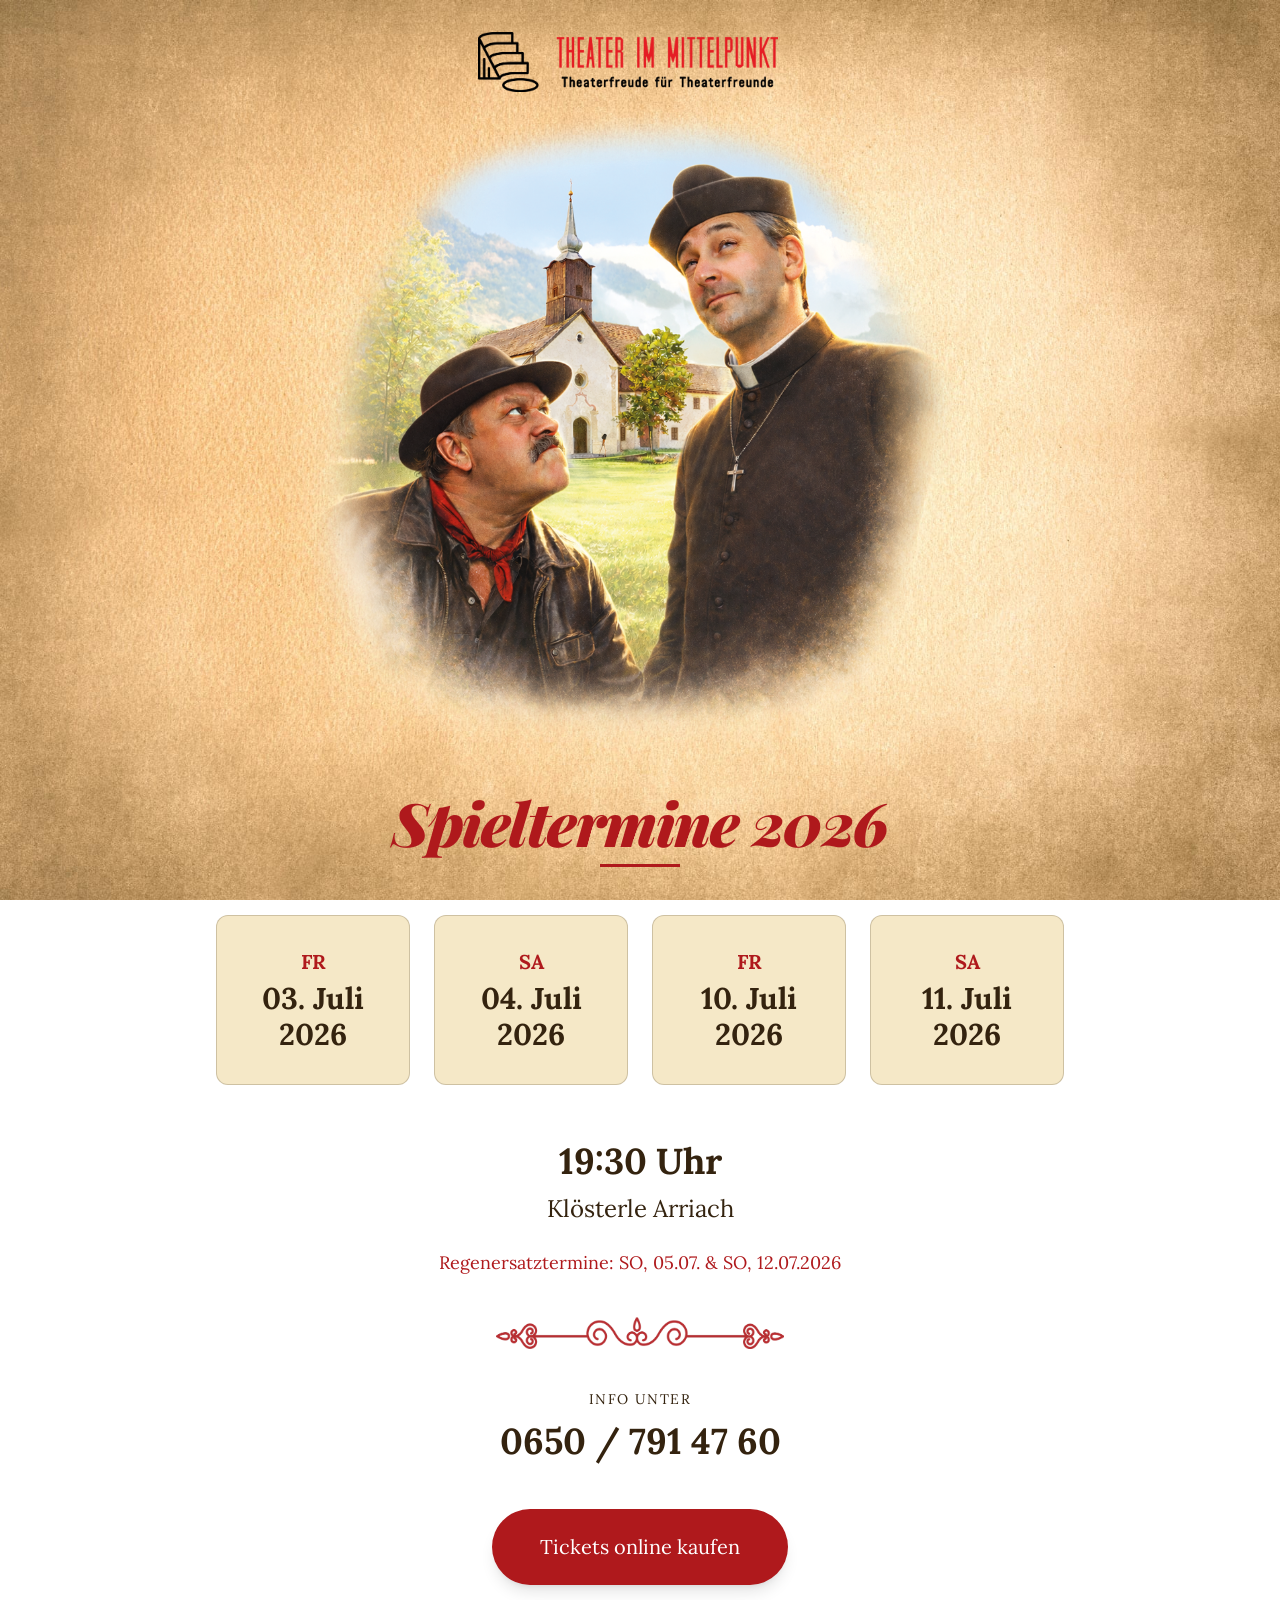
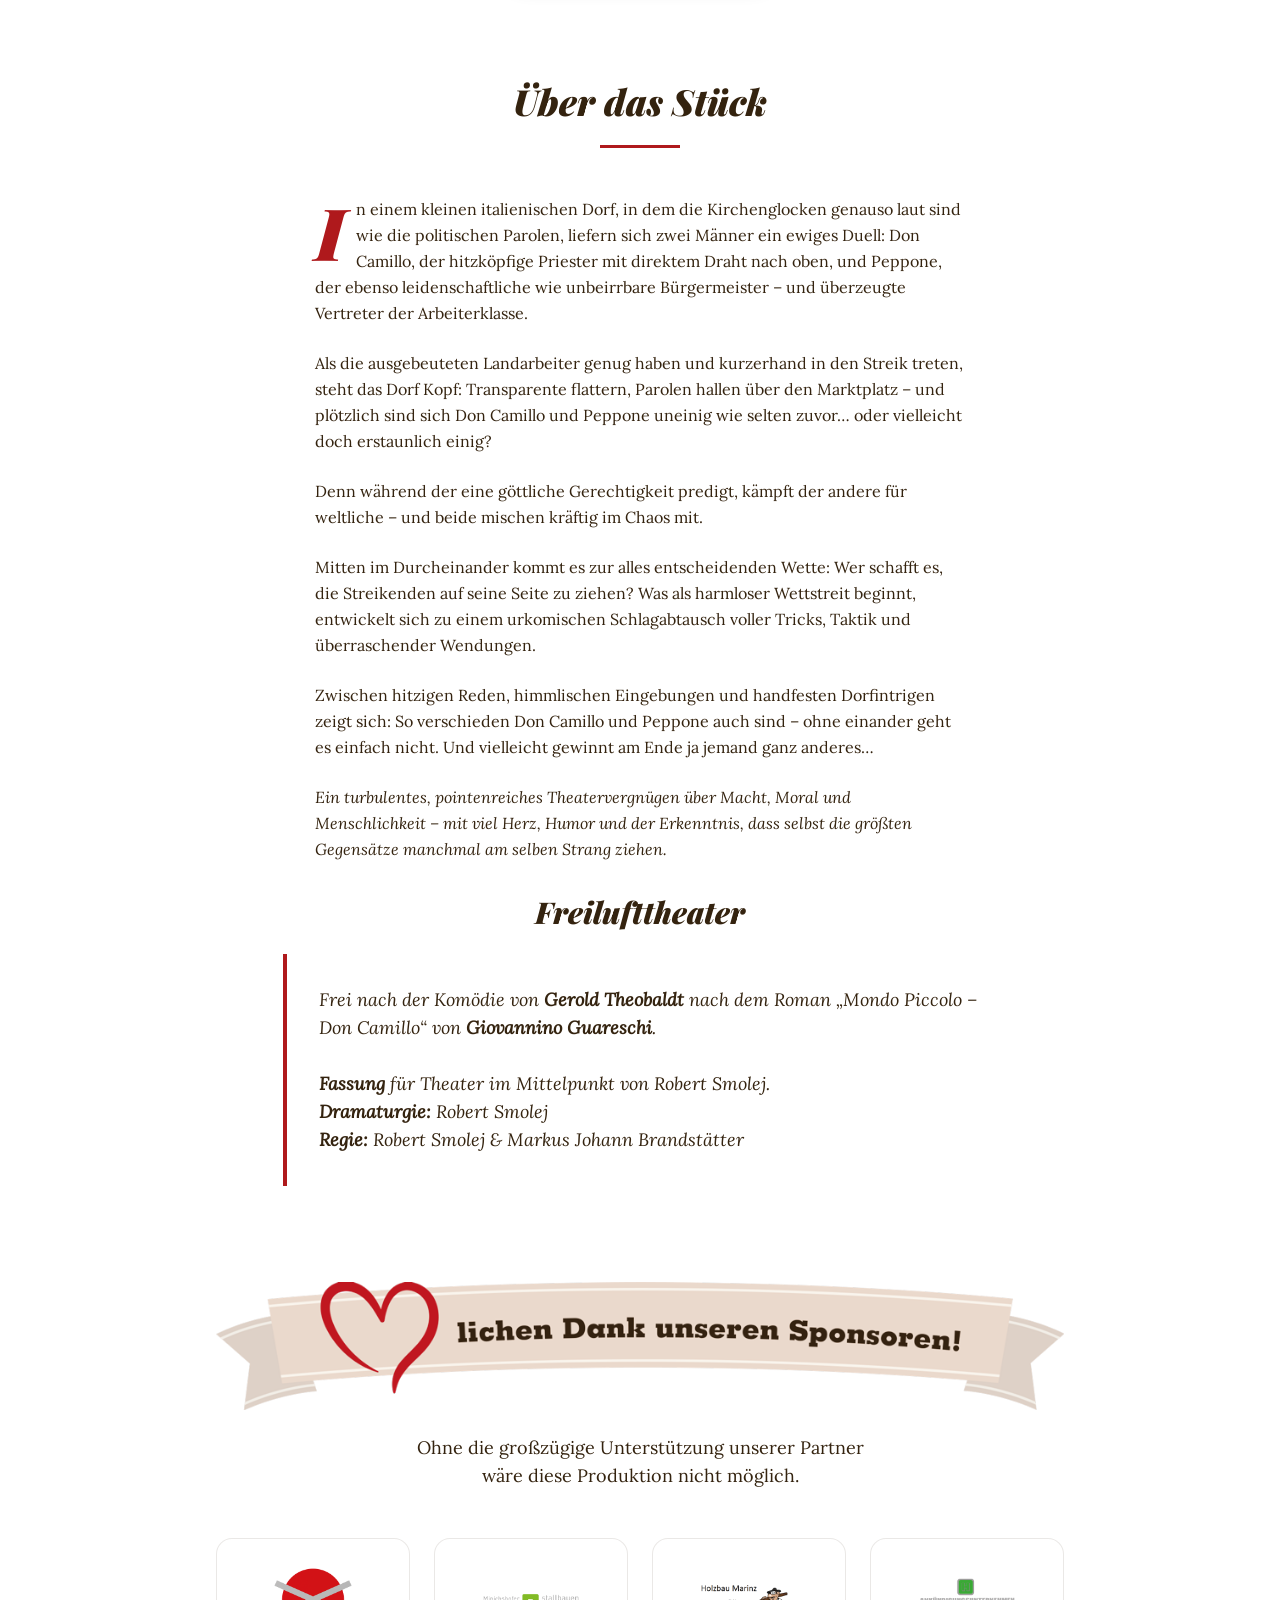
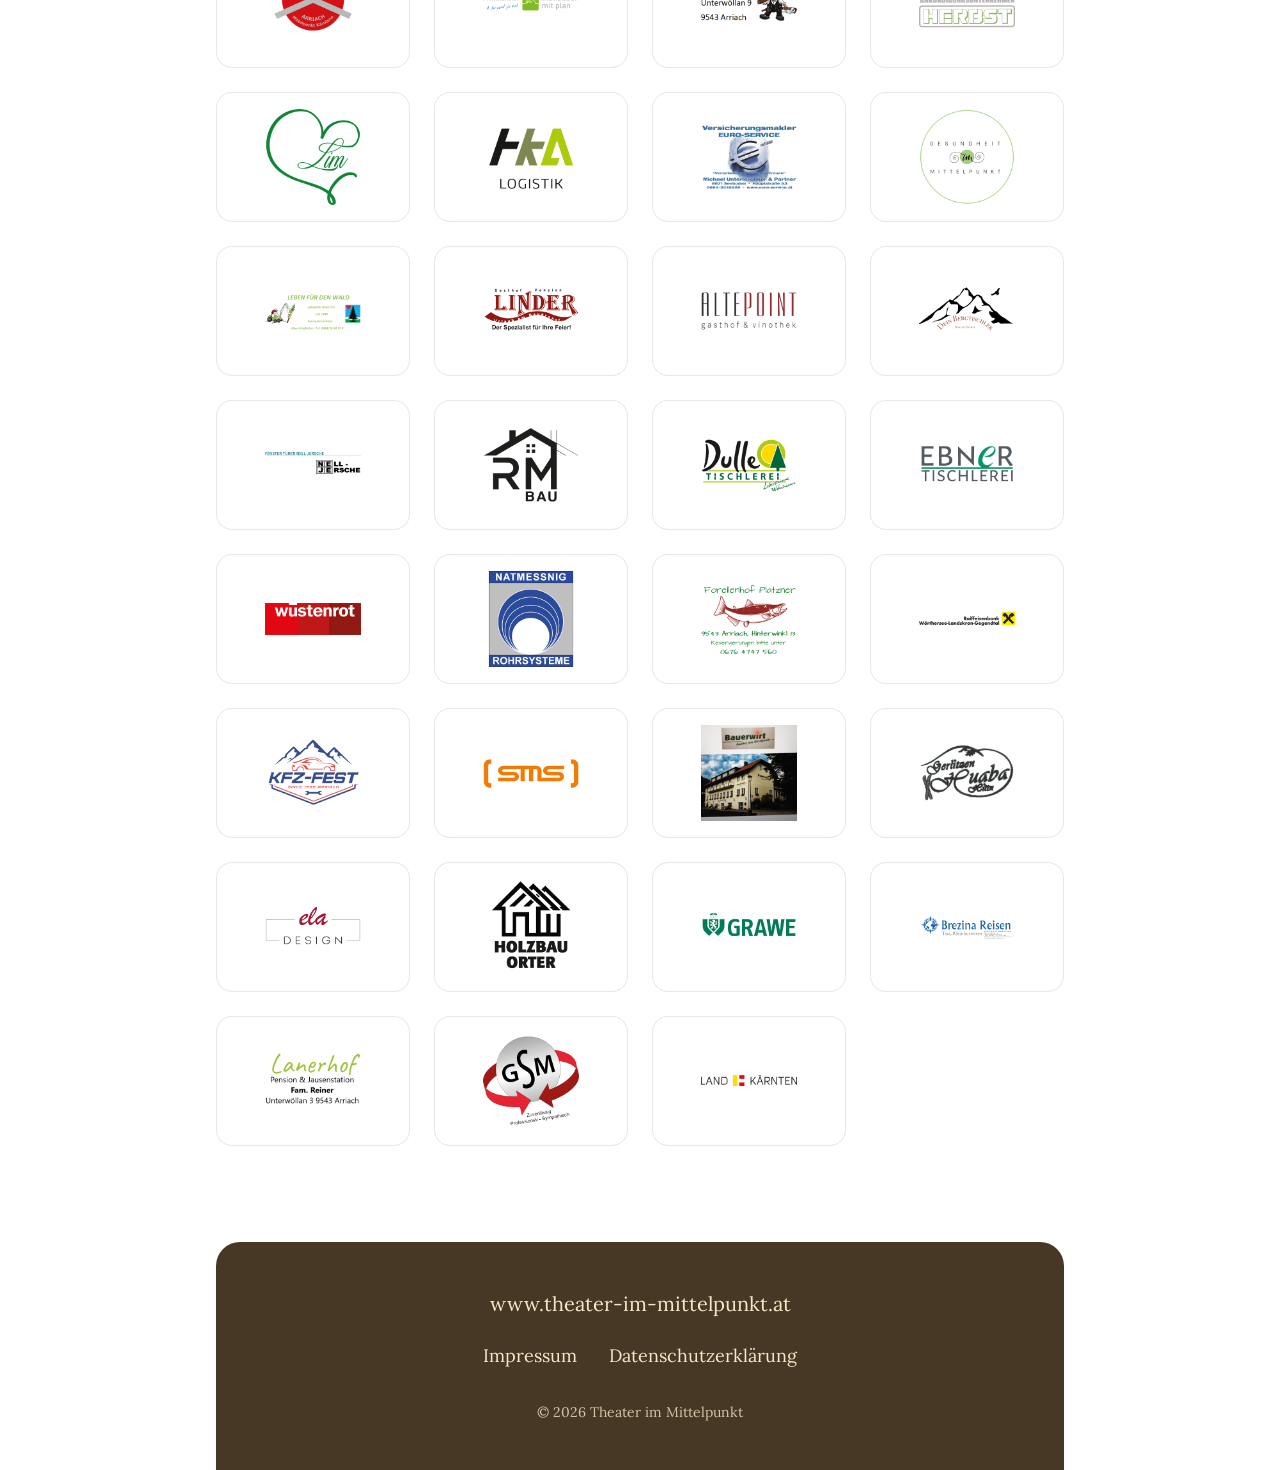
<file: index.html>
<!DOCTYPE html>
<html lang="de">

<head>
    <meta charset="UTF-8">
    <meta name="viewport" content="width=device-width, initial-scale=1.0">
    <title>Don Camillo & Peppone - Theater 2026</title>
    <link rel="stylesheet" href="assets/style.css" />
    <!-- Lokales Tailwind -->
    <script src="assets/tailwind.3.4.17.js"></script>

</head>

<body class="hero-bg min-h-screen text-[#34230f]">

    <div class="max-w-4xl mx-auto px-6 pt-8">

        <!-- Header Bilder -->
        <div class="flex flex-col items-center mb-8">
            <!-- Theater -->
            <div class="flex flex-row items-center mb-12">
                <div class="flex flex-col pr-6">
                    <img src="assets/img/header-TiM.png" alt="Theater im Mittelpunkt" class="w-full max-w-[300px] min-w-auto">
                </div>
                <!--
                <div class="flex flex-col">
                    <img src="assets/img/header-theaterservice.png" alt="Theater Service" class="w-full max-w-[60px] min-w-auto -mt-2">
                </div>  
                    -->
            </div>

            <!--  <img src="assets/img/header-DCuP.png" alt="Header DCuP" class="w-full max-w-[525px] h-auto">

            Breiteres Kloesterle Bild
            <img src="assets/img/header-kloesterle.png" alt="Klösterle" class="w-full max-w-xl h-auto mt-2">  -->

            <!-- Hauptfoto -->
            <img src="assets/img/header-foto.png" alt="Don Camillo & Peppone" class="w-full max-w-2xl -mt-10 h-auto rounded">
        </div>

        <!-- Spieltermine -->
        <section class="mb-24">
            <h1 class="text-5xl md:text-6xl text-center tracking-tight text-[#af191c] italic">
                Spieltermine 2026
            </h1>
            <div class="accent-line"></div>

            <div class="grid grid-cols-2 md:grid-cols-4 gap-6 mt-12">
                <div class="bg-[#f5e8c7] border border-[#34230f]/20 rounded-xl p-8 text-center">
                    <div class="text-[#af191c] text-xl font-bold mb-1">FR</div>
                    <div class="text-3xl font-semibold">03. Juli 2026</div>
                </div>
                <div class="bg-[#f5e8c7] border border-[#34230f]/20 rounded-xl p-8 text-center">
                    <div class="text-[#af191c] text-xl font-bold mb-1">SA</div>
                    <div class="text-3xl font-semibold">04. Juli 2026</div>
                </div>
                <div class="bg-[#f5e8c7] border border-[#34230f]/20 rounded-xl p-8 text-center">
                    <div class="text-[#af191c] text-xl font-bold mb-1">FR</div>
                    <div class="text-3xl font-semibold">10. Juli 2026</div>
                </div>
                <div class="bg-[#f5e8c7] border border-[#34230f]/20 rounded-xl p-8 text-center">
                    <div class="text-[#af191c] text-xl font-bold mb-1">SA</div>
                    <div class="text-3xl font-semibold">11. Juli 2026</div>
                </div>
            </div>

            <!-- Uhrzeit & Ort -->
            <div class="mt-14 text-center space-y-3">
                <p class="text-4xl font-bold">19:30 Uhr</p>
                <p class="text-2xl">Klösterle Arriach</p>
            </div>

            <!-- Regenersatztermine -->
            <div class="mt-6 text-center">
                <p class="text-lg font-medium text-[#af191c]">Regenersatztermine: SO, 05.07. &amp; SO, 12.07.2026</p>
            </div>

            <!-- Schnörkellinie -->
            <div class="flex justify-center my-10">
                <img src="assets/img/termine-schnoerkel.png" alt="" class="h-8 opacity-90">
            </div>

            <!-- Kontakt -->
            <div class="text-center">
                <p class="uppercase tracking-widest text-sm mb-3">Info unter</p>
                <a href="tel:+436507914760" class="text-4xl font-semibold hover:text-[#af191c] transition-colors">
                    0650 / 791 47 60
                </a>
            </div>

            <!-- CTA -->
            <div class="mt-12 flex justify-center">
                <a href="https://www.ticketlotse.com/event/?id=2109" target="_blank"
                    class="bg-[#af191c] hover:bg-[#8f1417] text-white px-12 py-6 rounded-full text-xl font-medium transition-all shadow-lg hover:scale-105">
                    Tickets online kaufen
                </a>
            </div>
        </section>

        <!-- Über das Stück -->
        <section class="mb-24">
            <h2 class="text-4xl text-center mb-6 italic">Über das Stück</h2>
            <div class="accent-line"></div>

            <div class="prose prose-lg mx-auto max-w-prose mt-12 text-[#34230f] leading-relaxed">
                <p>
                    <span class="drop-cap">I</span>n einem kleinen italienischen Dorf, in dem die Kirchenglocken genauso
                    laut sind wie die politischen Parolen, liefern sich zwei Männer ein ewiges Duell: Don Camillo, der
                    hitzköpfige Priester mit direktem Draht nach oben, und Peppone, der ebenso leidenschaftliche wie
                    unbeirrbare Bürgermeister – und überzeugte Vertreter der Arbeiterklasse.
                </p>
                <p>Als die ausgebeuteten Landarbeiter genug haben und kurzerhand in den Streik treten, steht das Dorf
                    Kopf: Transparente flattern, Parolen hallen über den Marktplatz – und plötzlich sind sich Don
                    Camillo und Peppone uneinig wie selten zuvor… oder vielleicht doch erstaunlich einig?</p>

                <p>Denn während der eine göttliche Gerechtigkeit predigt, kämpft der andere für weltliche – und beide
                    mischen kräftig im Chaos mit.</p>

                <p>Mitten im Durcheinander kommt es zur alles entscheidenden Wette: Wer schafft es, die Streikenden auf
                    seine Seite zu ziehen? Was als harmloser Wettstreit beginnt, entwickelt sich zu einem urkomischen
                    Schlagabtausch voller Tricks, Taktik und überraschender Wendungen.</p>

                <p>Zwischen hitzigen Reden, himmlischen Eingebungen und handfesten Dorfintrigen zeigt sich: So
                    verschieden Don Camillo und Peppone auch sind – ohne einander geht es einfach nicht. Und vielleicht
                    gewinnt am Ende ja jemand ganz anderes…</p>

                <p class="italic">Ein turbulentes, pointenreiches Theatervergnügen über Macht, Moral und Menschlichkeit
                    – mit viel Herz, Humor und der Erkenntnis, dass selbst die größten Gegensätze manchmal am selben
                    Strang ziehen.</p>
            </div>

            <h3 class="heading-font text-3xl text-center mt-8 mb-6 italic">Freilufttheater</h3>

            <!-- Blockquote -->
            <div class="max-w-prose mx-auto bg-white/70 border-l-4 border-[#af191c] pl-8 py-8 italic text-lg">
                Frei nach der Komödie von <strong>Gerold Theobaldt</strong> nach dem Roman „Mondo Piccolo – Don Camillo“
                von <strong>Giovannino Guareschi</strong>.<br><br>
                <strong>Fassung</strong> für Theater im Mittelpunkt von Robert Smolej.<br>
                <strong>Dramaturgie:</strong> Robert Smolej<br>
                <strong>Regie:</strong> Robert Smolej & Markus Johann Brandstätter
            </div>
        </section>

        <!-- Sponsoren -->
        <section class="mb-24">
            <!-- Danke Bild -->
            <div class="flex justify-center mt-12 -mb-4">
                <img src="assets/sponsors/s-danke.png" alt="Herzlichen Dank unseren Sponsoren!" class="h-auto">
            </div>

            <p class="text-center text-lg mt-10 mb-12 max-w-md mx-auto">
                Ohne die großzügige Unterstützung unserer Partner wäre diese Produktion nicht möglich.
            </p>

            <div class="grid grid-cols-2 sm:grid-cols-3 md:grid-cols-4 gap-6">
                <script>
                    for (let i = 1; i <= 31; i++) {
                        document.write(`
                            <div class="bg-white/90 p-4 rounded-2xl flex items-center justify-center border border-[#34230f]/10 hover:border-[#af191c]/30 transition-all hover:scale-105">
                                <img src="assets/sponsors/s${i}.png" 
                                     alt="Sponsor ${i}" 
                                     class="max-h-24 w-auto object-contain">
                            </div>
                        `);
                    }
                </script>
            </div>
        </section>

        <!-- Footer -->
        <footer class="bg-[#34230f]/90 backdrop-blur-md text-[#f5e8c7] py-12 text-center rounded-t-3xl">
            <div class="max-w-2xl mx-auto px-6">
                <p class="text-xl mb-6">
                    <a href="https://www.theater-im-mittelpunkt.at" class="hover:text-white transition-colors">
                        www.theater-im-mittelpunkt.at
                    </a>
                </p>

                <div class="flex flex-wrap justify-center gap-x-8 gap-y-3 text-lg mb-8">
                    <a href="impressum.html" class="hover:text-white transition-colors">Impressum</a>
                    <a href="datenschutz.html" class="hover:text-white transition-colors">Datenschutzerklärung</a>
                </div>

                <p class="text-sm opacity-80">© 2026 Theater im Mittelpunkt</p>
            </div>
        </footer>

    </div>

</body>

</html>
</file>
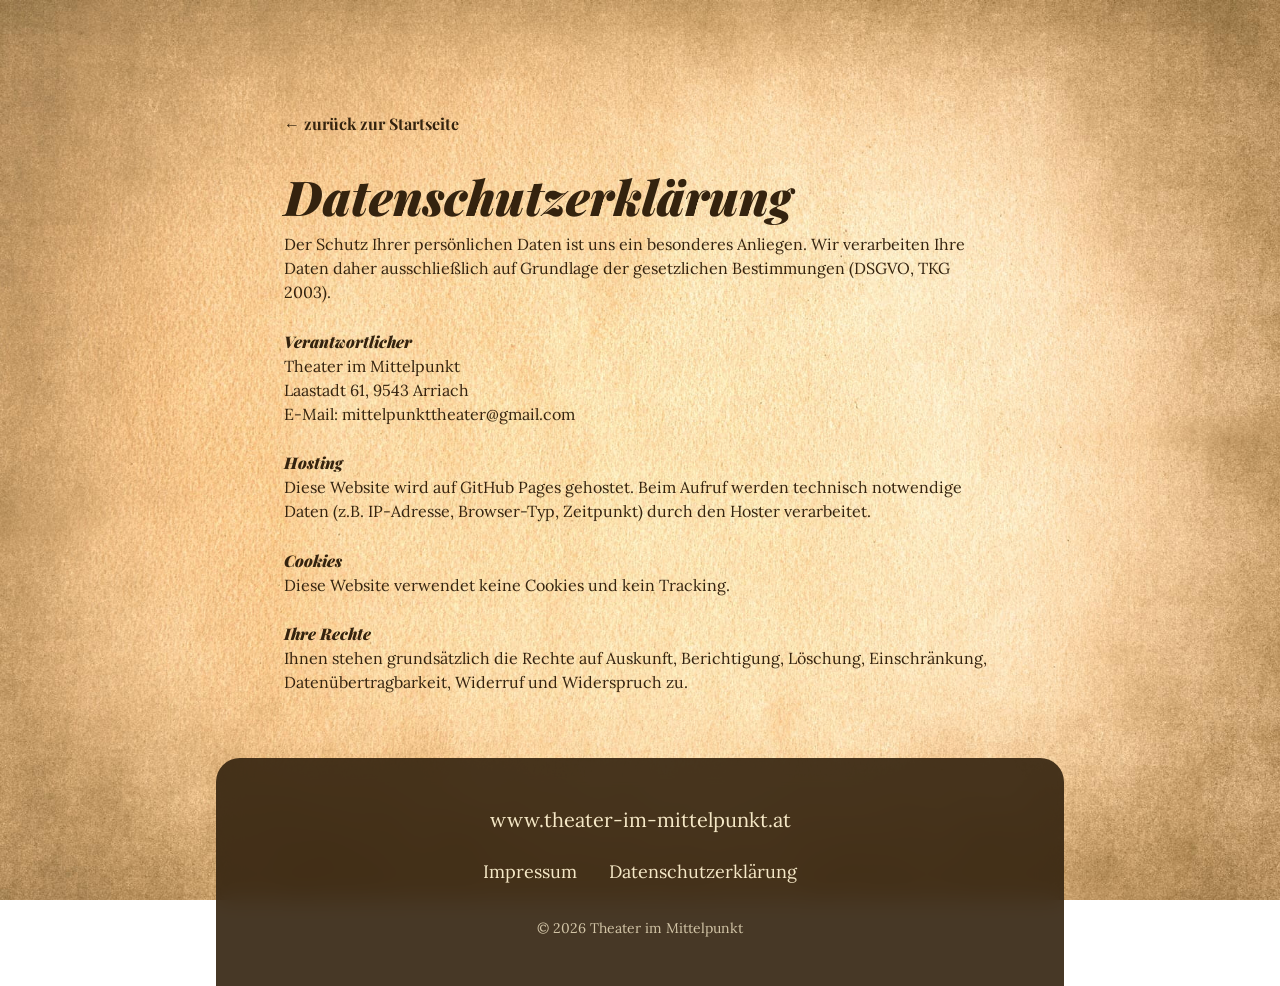
<file: datenschutz.html>
<!DOCTYPE html>
<html lang="de">
<head>
  <meta charset="UTF-8" />
  <meta name="viewport" content="width=device-width, initial-scale=1" />
  <title>Datenschutzerklärung – Don Camillo &amp; Peppone</title>
  <link rel="stylesheet" href="assets/style.css" />
  <!-- Lokales Tailwind -->
  <script src="assets/tailwind.3.4.17.js"></script>
</head>
<body class="hero-bg min-h-screen text-[#34230f]">
  <div class="max-w-4xl mx-auto px-6 pt-12">
    <main class="page">
      <a href="index.html" class="back">← zurück zur Startseite</a>
      <h1>Datenschutzerklärung</h1>

      <p>Der Schutz Ihrer persönlichen Daten ist uns ein besonderes Anliegen. Wir verarbeiten Ihre Daten daher ausschließlich auf Grundlage der gesetzlichen Bestimmungen (DSGVO, TKG 2003).</p>

      <h2>Verantwortlicher</h2>
      <p>Theater im Mittelpunkt<br />
      
Laastadt 61,
9543 Arriach<br />
      E-Mail: mittelpunkttheater@gmail.com</p>

      <h2>Hosting</h2>
      <p>Diese Website wird auf GitHub Pages gehostet. Beim Aufruf werden technisch notwendige Daten (z.B. IP-Adresse, Browser-Typ, Zeitpunkt) durch den Hoster verarbeitet.</p>

      <h2>Cookies</h2>
      <p>Diese Website verwendet keine Cookies und kein Tracking.</p>

      <h2>Ihre Rechte</h2>
      <p>Ihnen stehen grundsätzlich die Rechte auf Auskunft, Berichtigung, Löschung, Einschränkung, Datenübertragbarkeit, Widerruf und Widerspruch zu.</p>
    </main>

    <!-- Footer -->
    <footer class="bg-[#34230f]/90 backdrop-blur-md text-[#f5e8c7] py-12 text-center rounded-t-3xl">
      <div class="max-w-2xl mx-auto px-6">
        <p class="text-xl mb-6">
          <a href="https://www.theater-im-mittelpunkt.at" class="hover:text-white transition-colors">
            www.theater-im-mittelpunkt.at
          </a>
        </p>
    
        <div class="flex flex-wrap justify-center gap-x-8 gap-y-3 text-lg mb-8">
          <a href="impressum.html" class="hover:text-white transition-colors">Impressum</a>
          <a href="datenschutz.html" class="hover:text-white transition-colors">Datenschutzerklärung</a>
        </div>
    
        <p class="text-sm opacity-80">© 2026 Theater im Mittelpunkt</p>
      </div>
    </footer>
  </div>
</body>
</html>
</file>
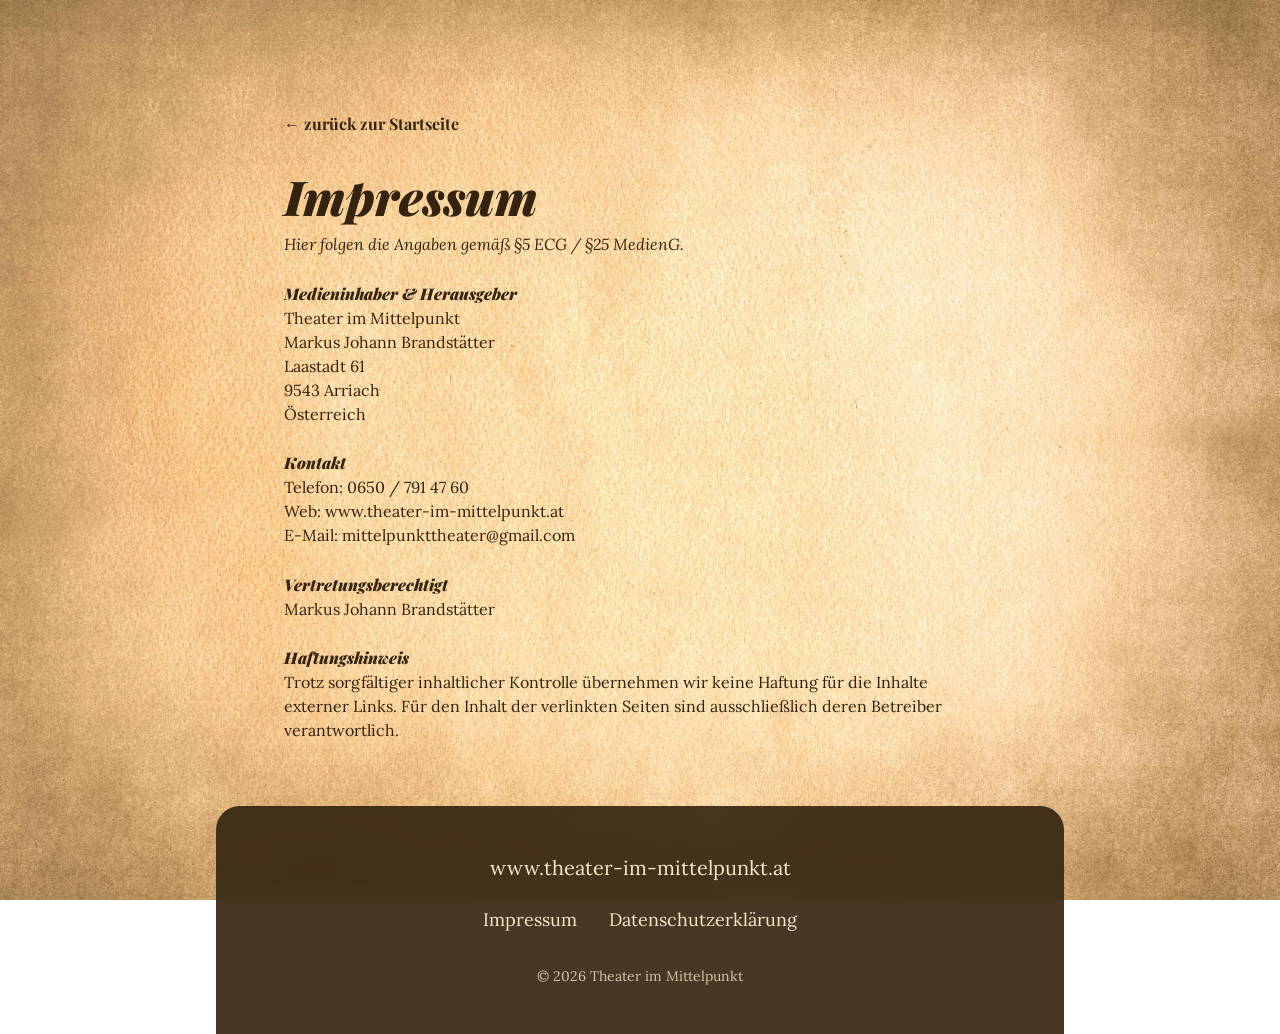
<file: impressum.html>
<!DOCTYPE html>
<html lang="de">
<head>
  <meta charset="UTF-8" />
  <meta name="viewport" content="width=device-width, initial-scale=1" />
  <title>Impressum – Don Camillo &amp; Peppone</title>
  <link rel="stylesheet" href="assets/style.css" />
  <!-- Lokales Tailwind -->
  <script src="assets/tailwind.3.4.17.js"></script>
</head>
<body class="hero-bg min-h-screen text-[#34230f]">
  <div class="max-w-4xl mx-auto px-6 pt-12">
    <main class="page">
      <a href="index.html" class="back">← zurück zur Startseite</a>
      <h1>Impressum</h1>
      <p><em>Hier folgen die Angaben gemäß §5 ECG / §25 MedienG.</em></p>

      <h2>Medieninhaber &amp; Herausgeber</h2>
      <p>Theater im Mittelpunkt<br />
      Markus Johann Brandstätter<br />
      Laastadt 61<br />
        9543 Arriach<br />
      Österreich</p>

      <h2>Kontakt</h2>
      <p>Telefon: 0650 / 791 47 60<br />
      Web: <a href="https://www.theater-im-mittelpunkt.at">www.theater-im-mittelpunkt.at</a><br />
      E-Mail: <a href="mailto:mittelpunkttheater@gmail.com">mittelpunkttheater@gmail.com</a></p>

      <h2>Vertretungsberechtigt</h2>
      <p>Markus Johann Brandstätter</p>

      <h2>Haftungshinweis</h2>
      <p>Trotz sorgfältiger inhaltlicher Kontrolle übernehmen wir keine Haftung für die Inhalte externer Links. Für den Inhalt der verlinkten Seiten sind ausschließlich deren Betreiber verantwortlich.</p>
    </main>

    <!-- Footer -->
    <footer class="bg-[#34230f]/90 backdrop-blur-md text-[#f5e8c7] py-12 text-center rounded-t-3xl">
      <div class="max-w-2xl mx-auto px-6">
        <p class="text-xl mb-6">
          <a href="https://www.theater-im-mittelpunkt.at" class="hover:text-white transition-colors">
            www.theater-im-mittelpunkt.at
          </a>
        </p>
    
        <div class="flex flex-wrap justify-center gap-x-8 gap-y-3 text-lg mb-8">
          <a href="impressum.html" class="hover:text-white transition-colors">Impressum</a>
          <a href="datenschutz.html" class="hover:text-white transition-colors">Datenschutzerklärung</a>
        </div>
    
        <p class="text-sm opacity-80">© 2026 Theater im Mittelpunkt</p>
      </div>
    </footer>
  </div>
</body>
</html>
</file>
<file: assets/style.css>
/* === Main page === */

@font-face {
  font-family: 'Lora';
  src: url('fonts/lora-400.woff2') format('woff2');
  font-weight: 400;
  font-style: normal;
}

@font-face {
  font-family: 'Lora';
  src: url('fonts/lora-400i.woff2') format('woff2');
  font-weight: 400;
  font-style: italic;
}

@font-face {
  font-family: 'Lora';
  src: url('fonts/lora-700.woff2') format('woff2');
  font-weight: 700;
  font-style: normal;
}

@font-face {
  font-family: 'Playfair Display';
  src: url('fonts/playfair-700.woff2') format('woff2');
  font-weight: 700;
  font-style: normal;
}

@font-face {
  font-family: 'Playfair Display';
  src: url('fonts/playfair-900i.woff2') format('woff2');
  font-weight: 900;
  font-style: italic;
}

* {
  box-sizing: border-box;
}

html {
  scroll-behavior: smooth;
}

body {
  font-family: 'Lora', serif;
}

h1, h2, h3 {
  font-family: 'Playfair Display', serif;
  font-weight: 900;
  font-style: italic;
}

.hero-bg {
  background-image: url('img/0-background.jpg');
  background-attachment: fixed;
  background-position: center;
  background-size: cover;
}

.accent-line {
  width: 80px;
  height: 3px;
  background: #af191c;
  margin: 12px auto;
}

.drop-cap {
  font-size: 4.5rem;
  line-height: 0.8;
  float: left;
  margin: 0.1em 0.15em 0 0;
  color: #af191c;
  font-family: 'Playfair Display', serif;
  font-style: italic;
}

.prose p {
  margin-bottom: 1.5rem;
}

/* === Sub pages === */
.page {
  max-width: 760px;
  margin: 0 auto;
  padding: 64px 24px;
}
.page h1 {
  font-style: italic;
  font-weight: 900;
  color: var(--terracotta);
  font-size: clamp(2rem, 4vw, 3rem);
}
.page h2 { margin-top: 1.6em; color: var(--olive-dark); }
.back {
  display: inline-block;
  margin-bottom: 24px;
  text-decoration: none;
  color: var(--olive-dark);
  font-family: "Playfair Display", serif;
}
.back:hover { color: var(--terracotta); }
</file>
